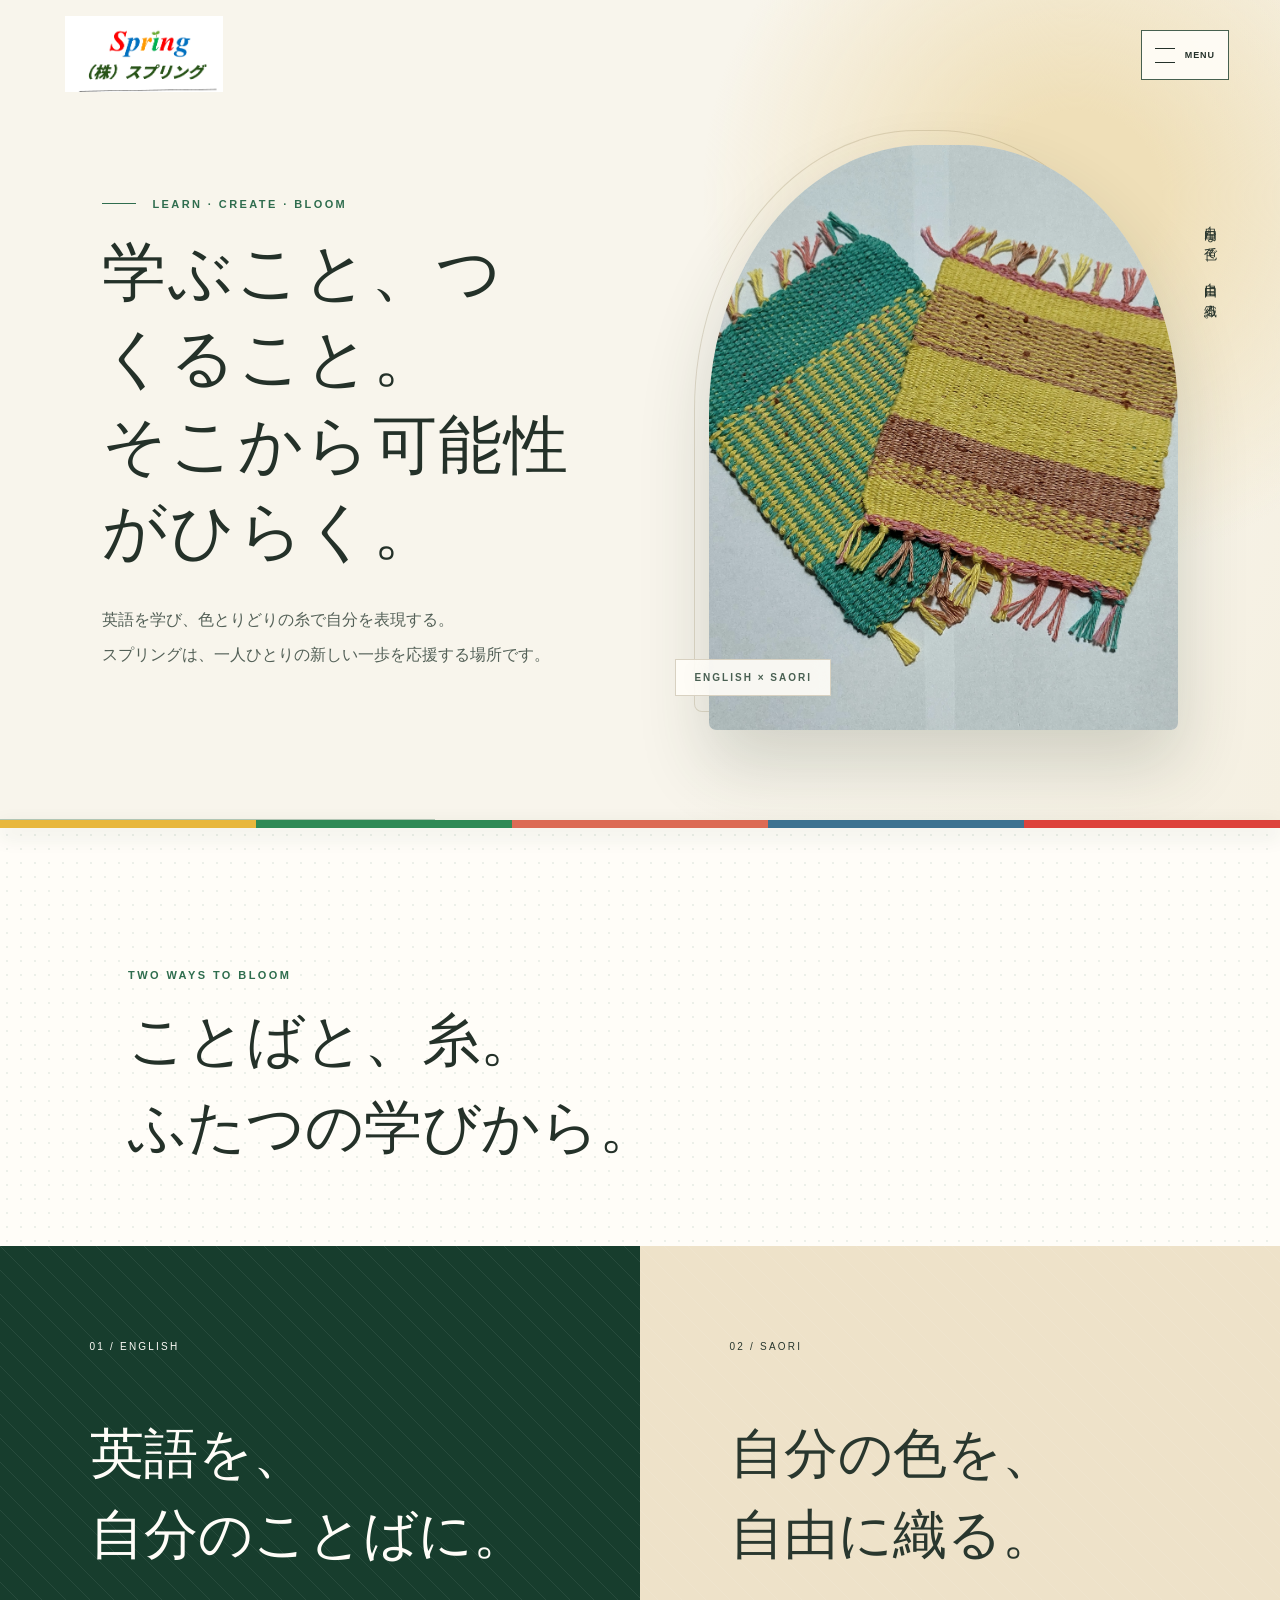
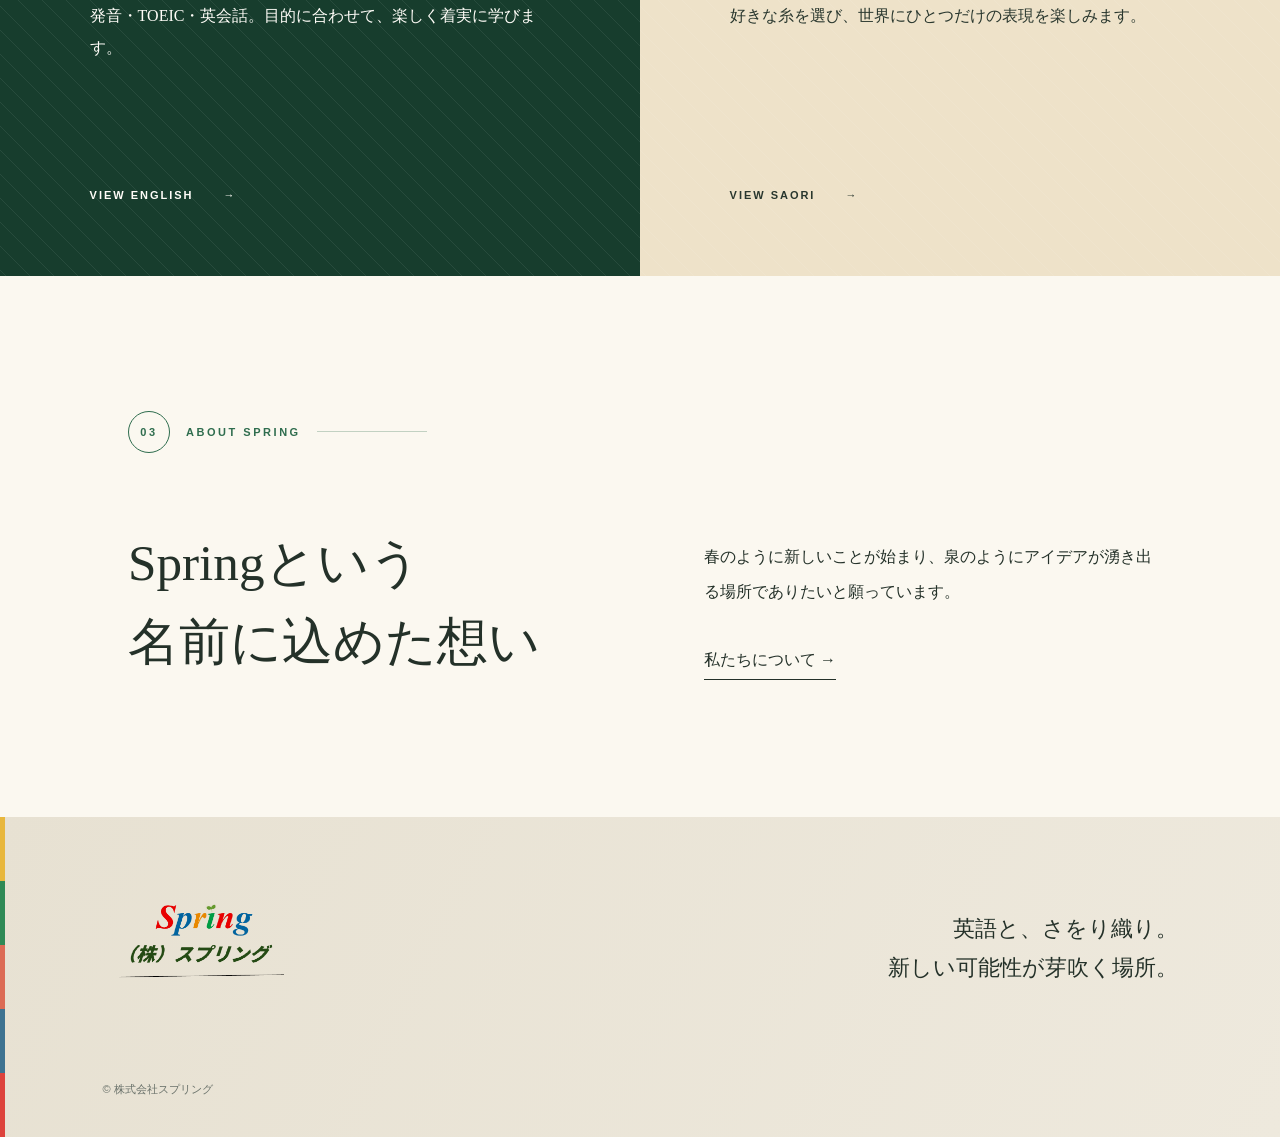
<file: index.html>
<!doctype html><html lang="ja"><head><meta charset="UTF-8"><meta name="viewport" content="width=device-width,initial-scale=1"><meta name="description" content="英語教室とさをり織り体験を通して、学びと自己表現を応援する株式会社スプリング。"><title>株式会社スプリング｜英語教室・さをり織り体験</title><link rel="icon" href="./spring-favicon.png"><link rel="stylesheet" href="./styles.css"><script defer src="./menu.js"></script></head><body><main>
<section class="hero" id="top"><div><p class="eyebrow">LEARN · CREATE · BLOOM</p><h1><span class="desktop-copy">学ぶこと、つくること。<br>そこから可能性がひらく。</span><span class="mobile-copy">学ぶこと、<br>つくること。<br>そこから可能性が<br>ひらく。</span></h1><p class="lead">英語を学び、色とりどりの糸で自分を表現する。<br>スプリングは、一人ひとりの新しい一歩を応援する場所です。</p></div><div class="hero-art"><img src="./saori-coasters.jpg" alt="色鮮やかなさをり織りの作品"><span>自由な色で、自由に織る。</span></div></section><div class="threads"><i></i><i></i><i></i><i></i><i></i></div>
<section class="portal-intro"><p class="eyebrow">TWO WAYS TO BLOOM</p><h2>ことばと、糸。<br>ふたつの学びから。</h2></section><section class="portal-grid"><a class="portal english-portal" href="./english.html"><small>01 / ENGLISH</small><h2>英語を、<br>自分のことばに。</h2><p>発音・TOEIC・英会話。目的に合わせて、楽しく着実に学びます。</p><b>VIEW ENGLISH <span>→</span></b></a><a class="portal saori-portal" href="./saori.html"><small>02 / SAORI</small><h2>自分の色を、<br>自由に織る。</h2><p>好きな糸を選び、世界にひとつだけの表現を楽しみます。</p><b>VIEW SAORI <span>→</span></b></a></section>
<section class="home-about"><p class="label"><b>03</b> ABOUT SPRING</p><div><h2>Springという<br>名前に込めた想い</h2><div><p>春のように新しいことが始まり、泉のようにアイデアが湧き出る場所でありたいと願っています。</p><a href="./about.html">私たちについて <span>→</span></a></div></div></section><footer><img src="./spring-logo.png" alt="株式会社スプリング"><p>英語と、さをり織り。<br>新しい可能性が芽吹く場所。</p><small>© 株式会社スプリング</small></footer></main></body></html>
</file>
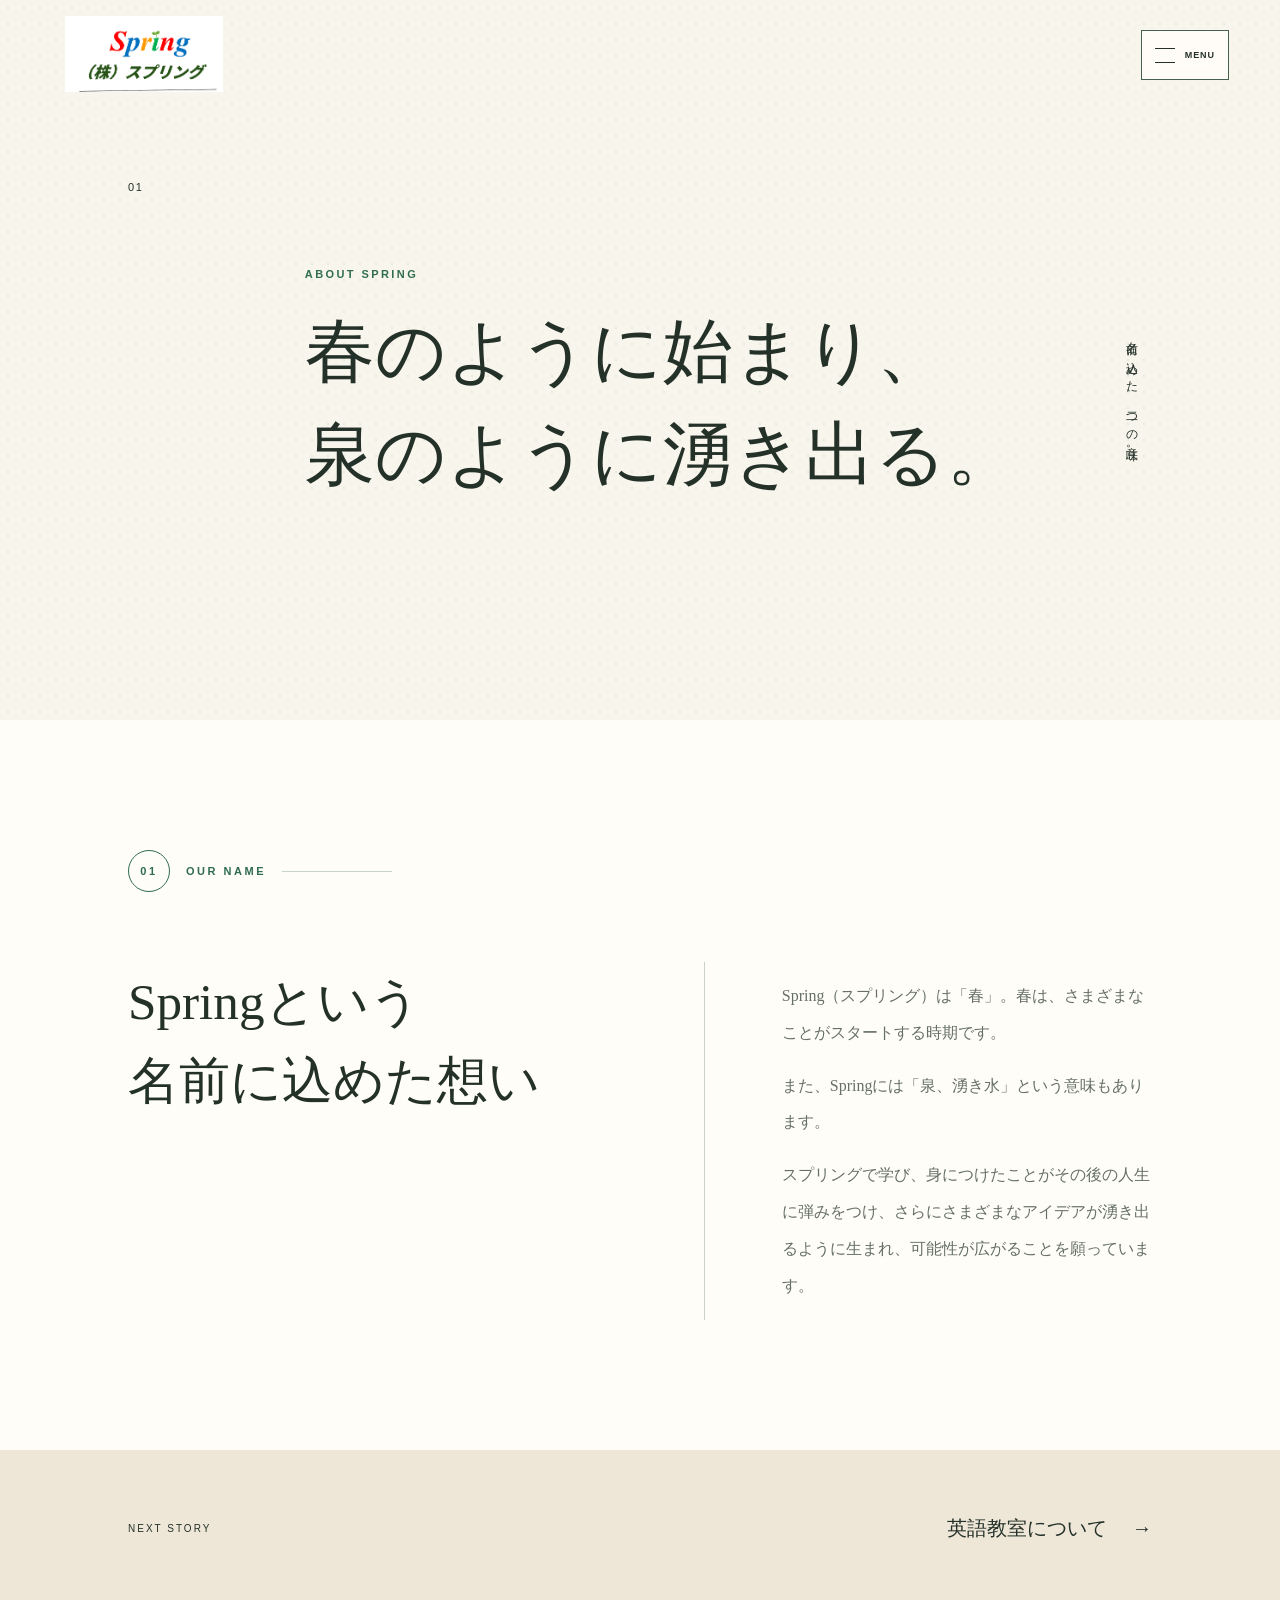
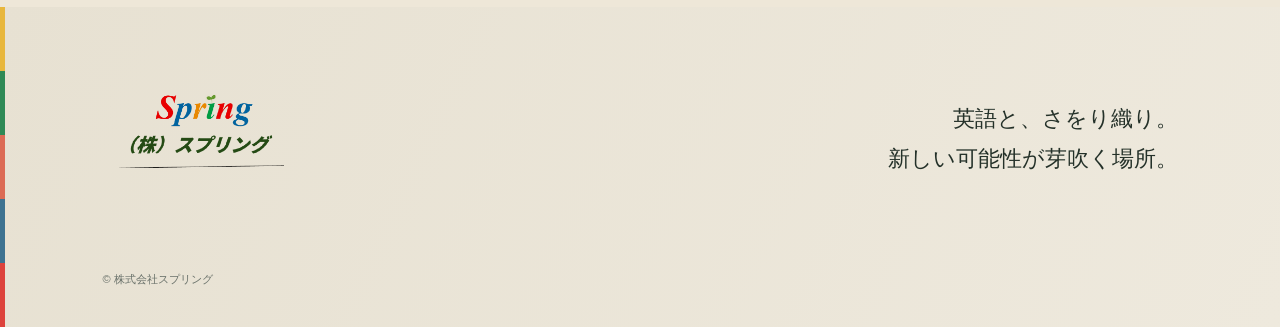
<file: about.html>
<!doctype html><html lang="ja"><head><meta charset="UTF-8"><meta name="viewport" content="width=device-width,initial-scale=1"><meta name="description" content="株式会社スプリングの名前に込めた想い。"><title>スプリングについて｜株式会社スプリング</title><link rel="icon" href="./spring-favicon.png"><link rel="stylesheet" href="./styles.css"><script defer src="./menu.js"></script></head><body><main class="subpage about-page"><section class="page-hero"><p class="page-no">01</p><div><p class="eyebrow">ABOUT SPRING</p><h1>春のように始まり、<br>泉のように湧き出る。</h1></div><p class="vertical-note">名前に込めた、二つの意味。</p></section><section class="story-section"><p class="label"><b>01</b> OUR NAME</p><div class="story-grid"><h2>Springという<br>名前に込めた想い</h2><div><p>Spring（スプリング）は「春」。春は、さまざまなことがスタートする時期です。</p><p>また、Springには「泉、湧き水」という意味もあります。</p><p>スプリングで学び、身につけたことがその後の人生に弾みをつけ、さらにさまざまなアイデアが湧き出るように生まれ、可能性が広がることを願っています。</p></div></div></section><section class="page-next"><small>NEXT STORY</small><a href="./english.html">英語教室について <span>→</span></a></section><footer><img src="./spring-logo.png" alt="株式会社スプリング"><p>英語と、さをり織り。<br>新しい可能性が芽吹く場所。</p><small>© 株式会社スプリング</small></footer></main></body></html>
</file>
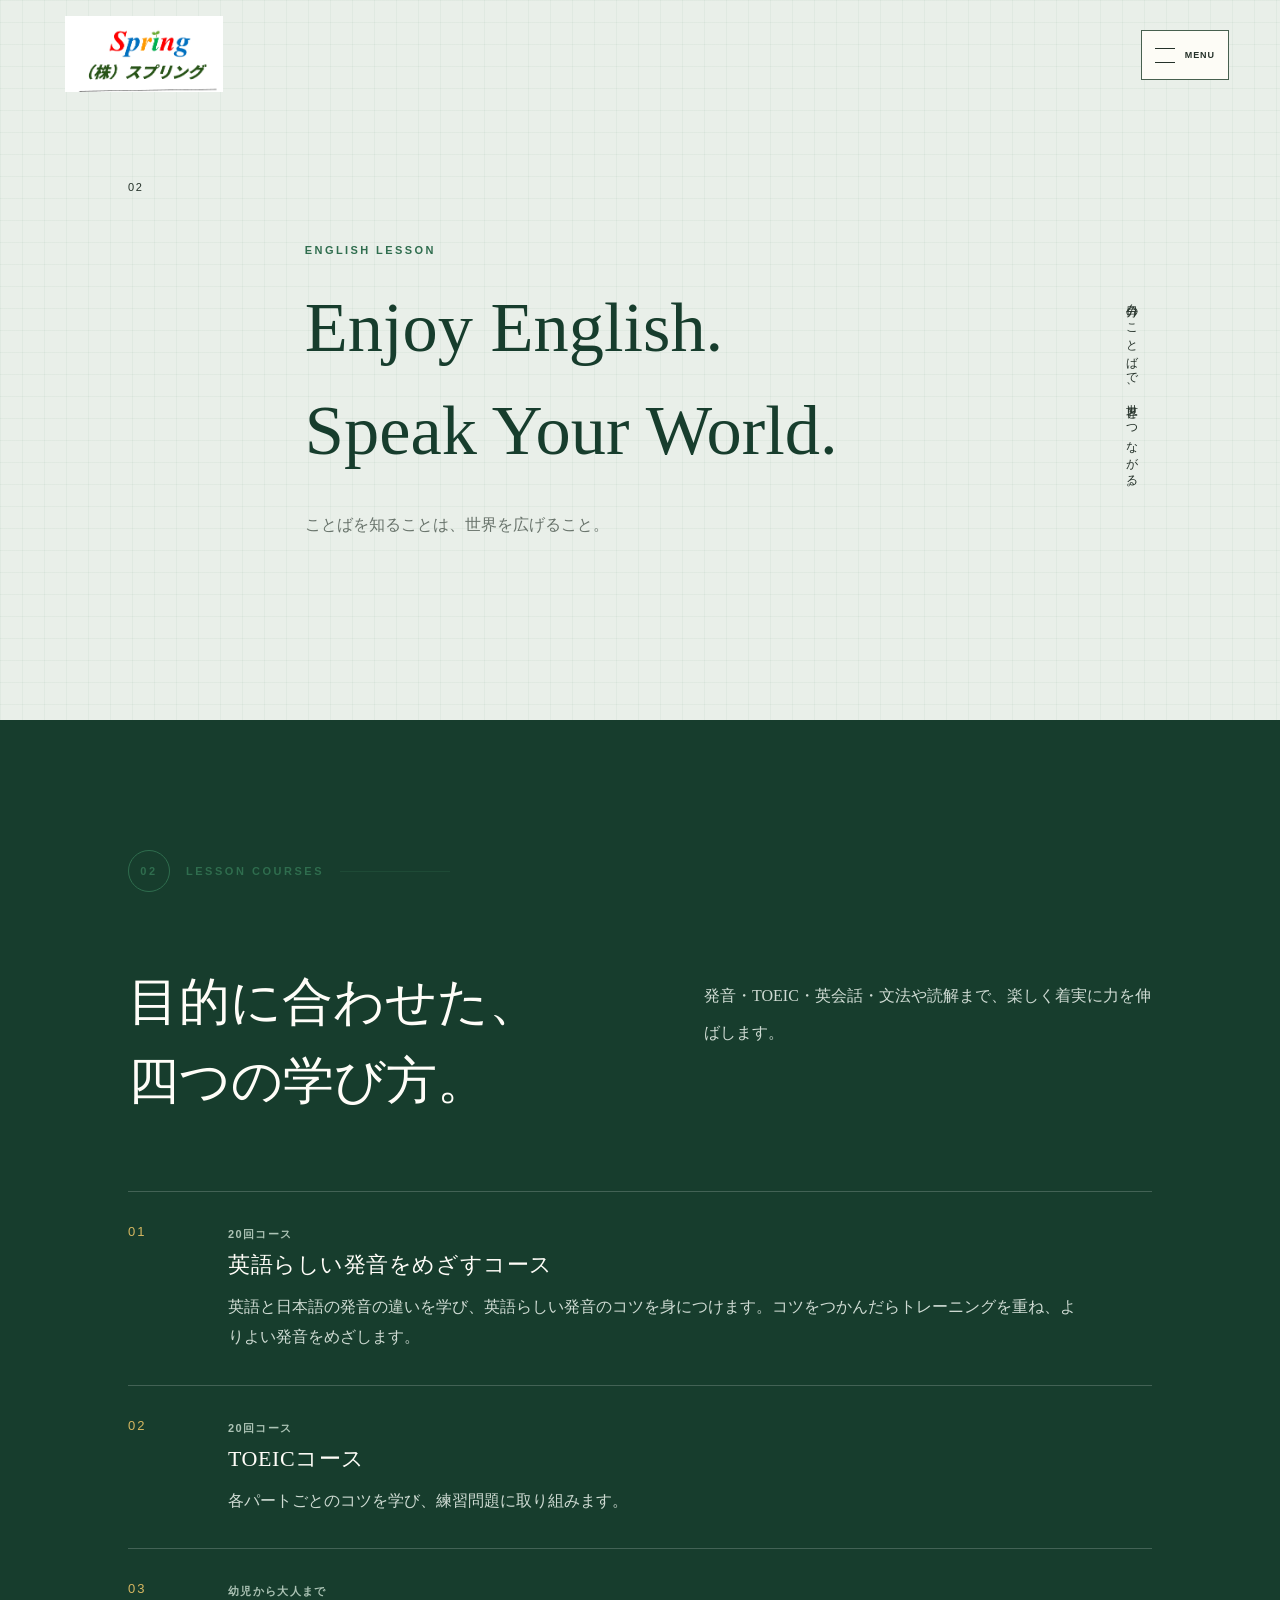
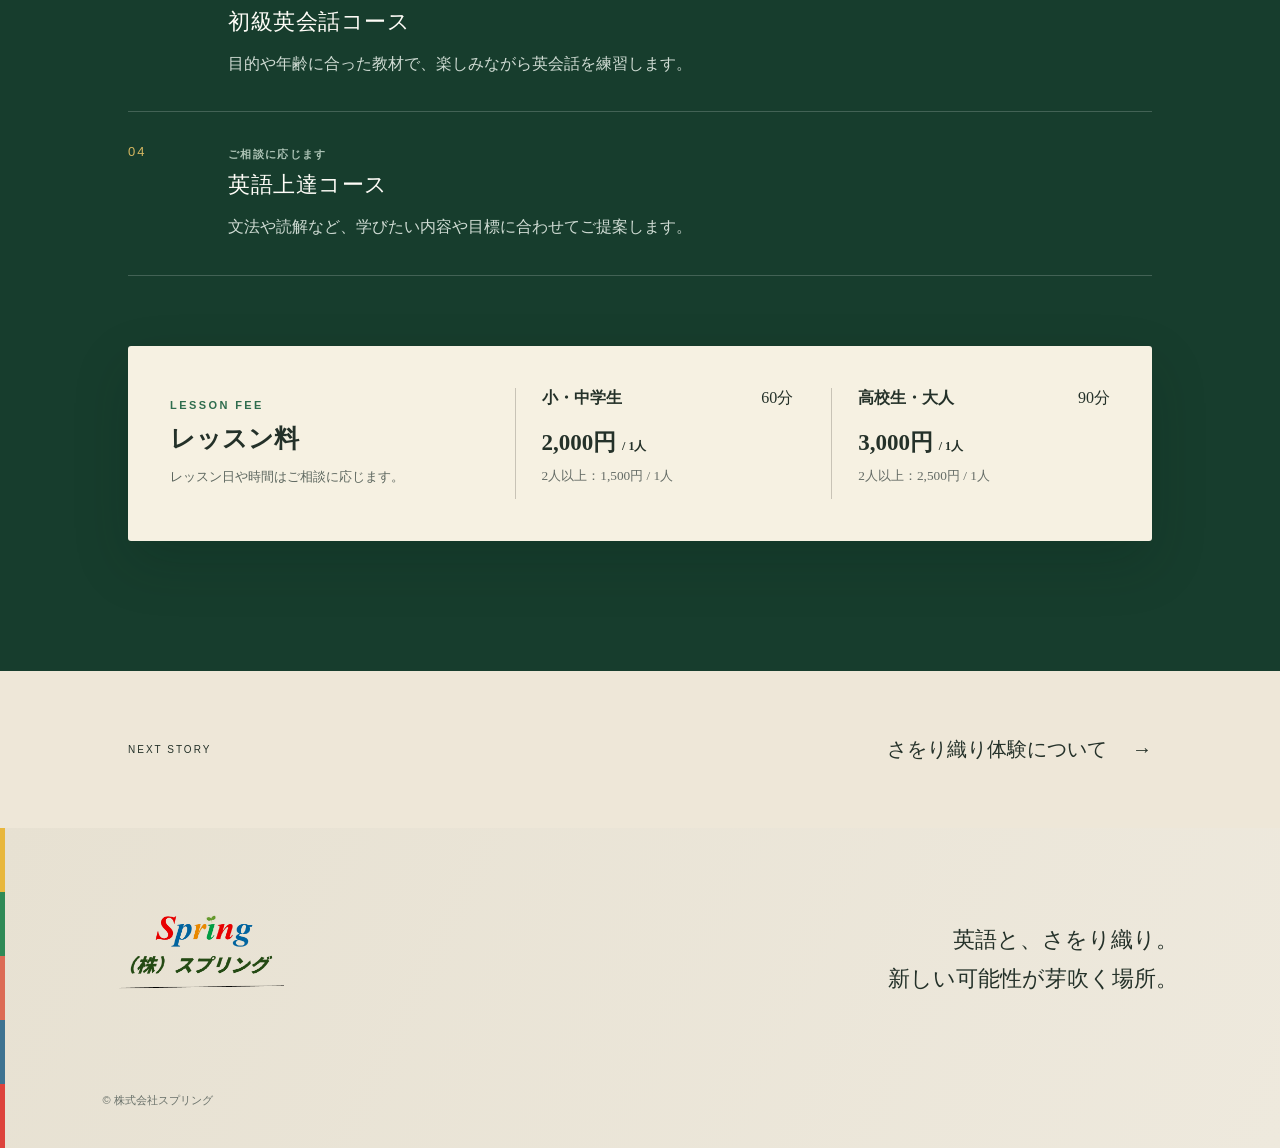
<file: english.html>
<!doctype html><html lang="ja"><head><meta charset="UTF-8"><meta name="viewport" content="width=device-width,initial-scale=1"><meta name="description" content="発音・TOEIC・英会話・英語上達を目的に合わせて学ぶ株式会社スプリングの英語教室。"><title>英語教室｜株式会社スプリング</title><link rel="icon" href="./spring-favicon.png"><link rel="stylesheet" href="./styles.css"><script defer src="./menu.js"></script></head><body><main class="subpage english-page"><section class="page-hero english-page-hero"><p class="page-no">02</p><div><p class="eyebrow">ENGLISH LESSON</p><h1>Enjoy English.<br>Speak Your World.</h1><p>ことばを知ることは、世界を広げること。</p></div><p class="vertical-note">自分のことばで、世界とつながる。</p></section><section class="course-section"><p class="label"><b>02</b> LESSON COURSES</p><div class="course-heading"><h2>目的に合わせた、<br>四つの学び方。</h2><p>発音・TOEIC・英会話・文法や読解まで、楽しく着実に力を伸ばします。</p></div><div class="lesson-list"><article><span>01</span><div><small>20回コース</small><h3>英語らしい発音をめざすコース</h3><p>英語と日本語の発音の違いを学び、英語らしい発音のコツを身につけます。コツをつかんだらトレーニングを重ね、よりよい発音をめざします。</p></div></article><article><span>02</span><div><small>20回コース</small><h3>TOEICコース</h3><p>各パートごとのコツを学び、練習問題に取り組みます。</p></div></article><article><span>03</span><div><small>幼児から大人まで</small><h3>初級英会話コース</h3><p>目的や年齢に合った教材で、楽しみながら英会話を練習します。</p></div></article><article><span>04</span><div><small>ご相談に応じます</small><h3>英語上達コース</h3><p>文法や読解など、学びたい内容や目標に合わせてご提案します。</p></div></article></div><div class="fees"><div><p class="eyebrow">LESSON FEE</p><h3>レッスン料</h3><p>レッスン日や時間はご相談に応じます。</p></div><div class="fee"><p><b>小・中学生</b><span>60分</span></p><strong>2,000円 <small>/ 1人</small></strong><small>2人以上：1,500円 / 1人</small></div><div class="fee"><p><b>高校生・大人</b><span>90分</span></p><strong>3,000円 <small>/ 1人</small></strong><small>2人以上：2,500円 / 1人</small></div></div></section><section class="page-next"><small>NEXT STORY</small><a href="./saori.html">さをり織り体験について <span>→</span></a></section><footer><img src="./spring-logo.png" alt="株式会社スプリング"><p>英語と、さをり織り。<br>新しい可能性が芽吹く場所。</p><small>© 株式会社スプリング</small></footer></main></body></html>
</file>
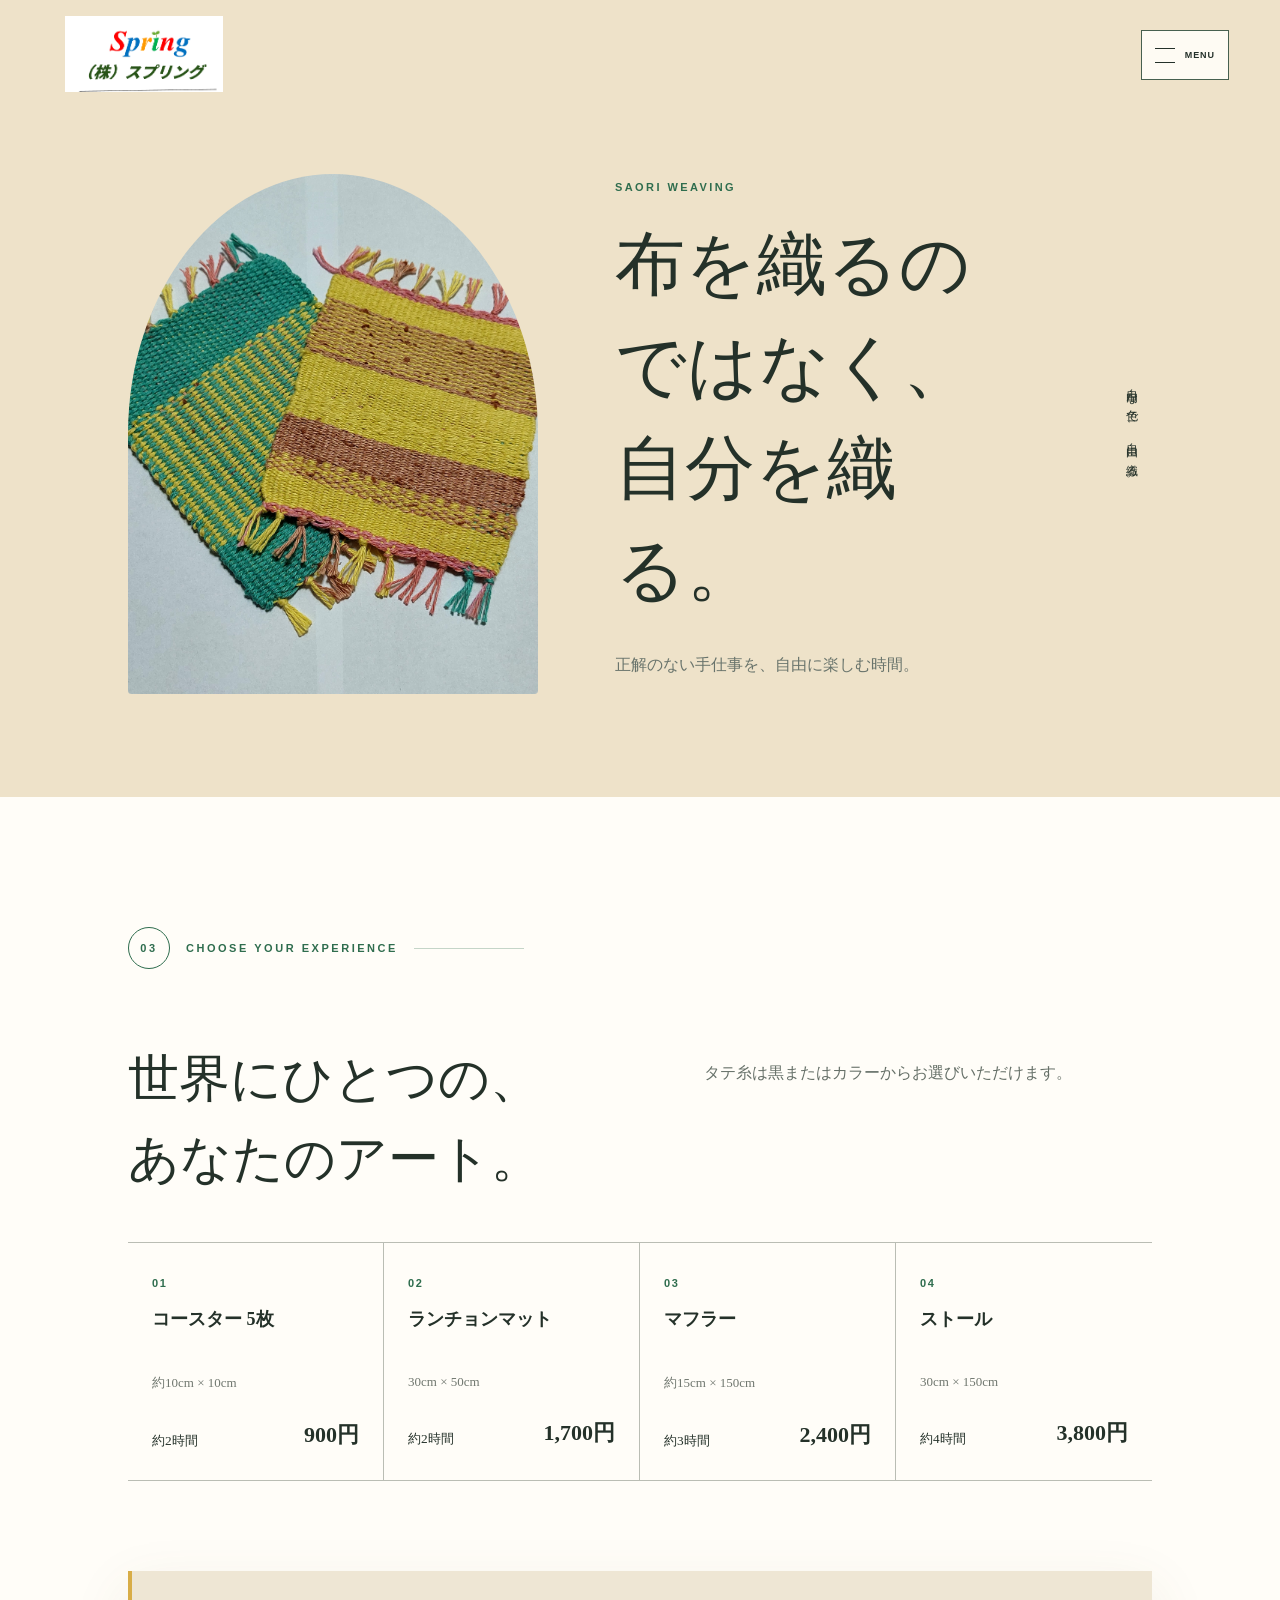
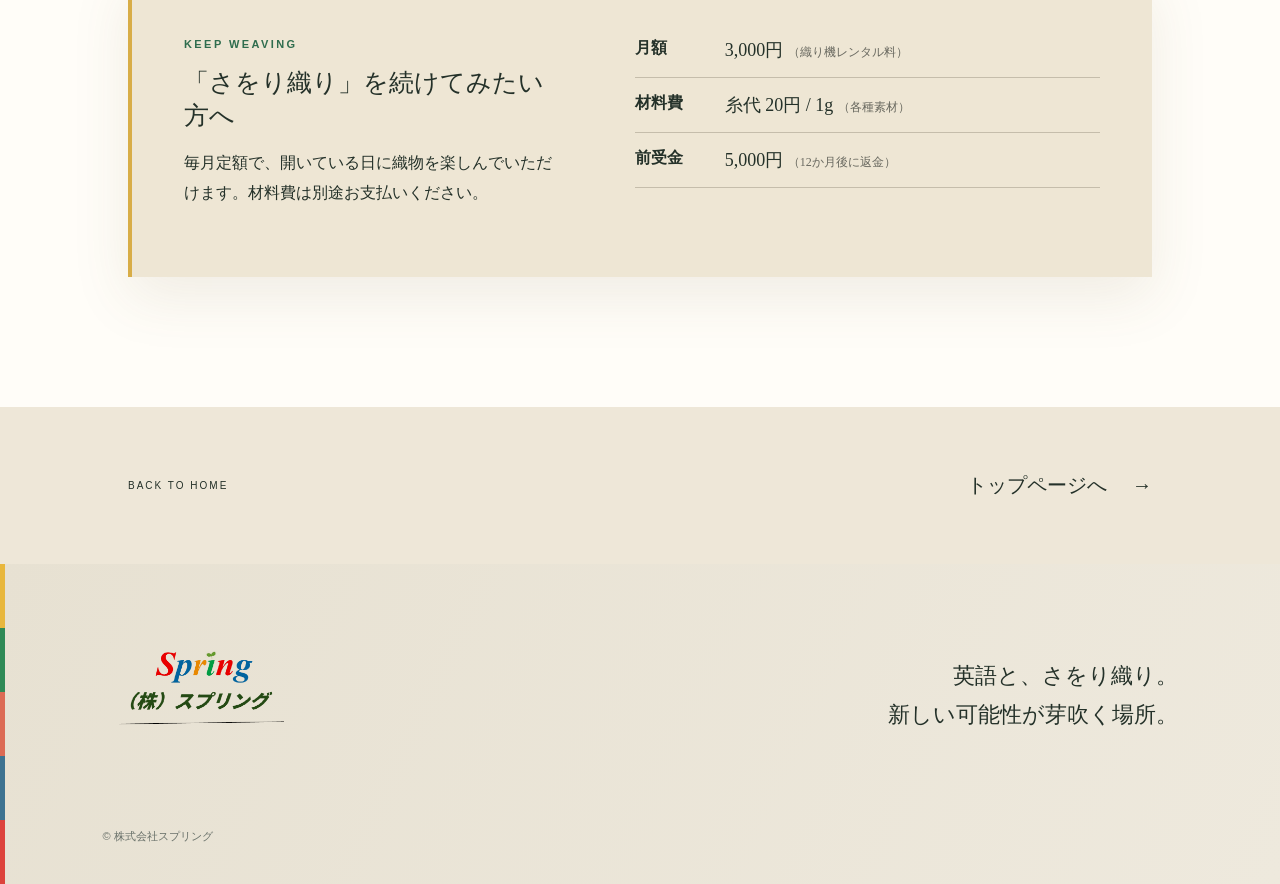
<file: saori.html>
<!doctype html><html lang="ja"><head><meta charset="UTF-8"><meta name="viewport" content="width=device-width,initial-scale=1"><meta name="description" content="自由な糸と色で自分らしい作品を作る、株式会社スプリングのさをり織り体験。"><title>さをり織り体験｜株式会社スプリング</title><link rel="icon" href="./spring-favicon.png"><link rel="stylesheet" href="./styles.css"><script defer src="./menu.js"></script></head><body><main class="subpage saori-page"><section class="page-hero saori-page-hero"><div class="page-hero-image"><img src="./saori-coasters.jpg" alt="色鮮やかなさをり織りの作品"></div><div><p class="eyebrow">SAORI WEAVING</p><h1>布を織るのではなく、<br>自分を織る。</h1><p>正解のない手仕事を、自由に楽しむ時間。</p></div><p class="vertical-note">自由な色で、自由に織る。</p></section><section class="weaving-section"><p class="label"><b>03</b> CHOOSE YOUR EXPERIENCE</p><div class="course-heading"><h2>世界にひとつの、<br>あなたのアート。</h2><p>タテ糸は黒またはカラーからお選びいただけます。</p></div><div class="choices"><article><span>01</span><h4>コースター 5枚</h4><p>約10cm × 10cm</p><div><small>約2時間</small><strong>900円</strong></div></article><article><span>02</span><h4>ランチョンマット</h4><p>30cm × 50cm</p><div><small>約2時間</small><strong>1,700円</strong></div></article><article><span>03</span><h4>マフラー</h4><p>約15cm × 150cm</p><div><small>約3時間</small><strong>2,400円</strong></div></article><article><span>04</span><h4>ストール</h4><p>30cm × 150cm</p><div><small>約4時間</small><strong>3,800円</strong></div></article></div><div class="continue"><div><p class="eyebrow">KEEP WEAVING</p><h3>「さをり織り」を続けてみたい方へ</h3><p>毎月定額で、開いている日に織物を楽しんでいただけます。材料費は別途お支払いください。</p></div><dl><div><dt>月額</dt><dd>3,000円 <small>（織り機レンタル料）</small></dd></div><div><dt>材料費</dt><dd>糸代 20円 / 1g <small>（各種素材）</small></dd></div><div><dt>前受金</dt><dd>5,000円 <small>（12か月後に返金）</small></dd></div></dl></div></section><section class="page-next"><small>BACK TO HOME</small><a href="./index.html">トップページへ <span>→</span></a></section><footer><img src="./spring-logo.png" alt="株式会社スプリング"><p>英語と、さをり織り。<br>新しい可能性が芽吹く場所。</p><small>© 株式会社スプリング</small></footer></main></body></html>
</file>
<file: styles.css>
:root{--ink:#243129;--green:#2f6d4e;--deep:#173d2d;--paper:#fffdf8;--cream:#f8f5ec;--gold:#d8ad47}
*{box-sizing:border-box}html{scroll-behavior:smooth}body{margin:0;background:var(--paper);color:var(--ink);font-family:"Yu Mincho","Hiragino Mincho ProN",serif}a{color:inherit;text-decoration:none}img{display:block;max-width:100%}
header{position:absolute;z-index:5;inset:0 0 auto;height:108px;padding:16px clamp(24px,5vw,76px);display:flex;align-items:center;justify-content:space-between}.logo{width:160px;height:76px;overflow:hidden;display:grid;place-items:center}.logo img{width:158px}nav{display:flex;gap:32px;font:13px "Yu Gothic",sans-serif;letter-spacing:.06em}nav a{padding:8px 0;border-bottom:1px solid transparent}nav a:hover{border-color:var(--green)}
.hero{min-height:760px;padding:145px clamp(28px,8vw,130px) 90px;display:grid;grid-template-columns:1.05fr .95fr;gap:7vw;align-items:center;background:radial-gradient(circle at 85% 25%,#eee0bd 0 8%,transparent 31%),var(--cream);overflow:hidden}.eyebrow{font:700 11px Arial,sans-serif;letter-spacing:.22em;color:var(--green)}h1{margin:20px 0 28px;font-size:clamp(42px,5vw,72px);line-height:1.35;font-weight:500}.lead{font-size:16px;line-height:2.15;color:#536057}.buttons{display:flex;gap:14px;margin-top:38px}.buttons a{min-width:172px;padding:16px 20px;text-align:center;border:1px solid var(--green);font:600 13px Arial,sans-serif;transition:.2s}.buttons a:first-child{background:var(--green);color:#fff}.buttons a:hover{transform:translateY(-2px);box-shadow:0 10px 25px #254b3530}.hero-art{position:relative;max-width:560px}.hero-art img{width:100%;aspect-ratio:4/5;object-fit:cover;border-radius:46% 46% 7px 7px;filter:saturate(.85);box-shadow:0 34px 70px #283d2d30}.hero-art span{position:absolute;right:-42px;top:70px;writing-mode:vertical-rl;letter-spacing:.18em;font-size:13px}.threads{height:8px;display:grid;grid-template-columns:repeat(5,1fr)}.threads i:nth-child(1){background:#e8b73d}.threads i:nth-child(2){background:#2f8a56}.threads i:nth-child(3){background:#dc6b55}.threads i:nth-child(4){background:#3e7391}.threads i:nth-child(5){background:#dd433c}
.section{padding:110px clamp(28px,8vw,130px)}.label{margin:0 0 70px;display:flex;align-items:center;gap:16px;font:700 11px Arial,sans-serif;letter-spacing:.18em;color:var(--green)}.label b{width:42px;height:42px;display:grid;place-items:center;border:1px solid;border-radius:50%}.label.light{color:#cbdcce}.two-col{display:grid;grid-template-columns:.85fr 1.15fr;gap:10vw}.section h2{margin:0;font-size:clamp(34px,4vw,58px);line-height:1.5;font-weight:500}.about-text{padding-left:6vw;border-left:1px solid #cdd4cb}.about-text p{margin:0 0 22px;font-size:17px;line-height:2.2}
.english{background:var(--deep);color:#f9f7ef}.intro{grid-template-columns:1fr 1fr;align-items:end}.kicker{margin:0 0 12px;color:#c6a865;font-size:14px;letter-spacing:.12em}.intro>p{margin:0;color:#cfdbd3;line-height:2}.lesson-list{margin-top:70px;border-top:1px solid #ffffff30}.lesson-list article{padding:32px 0;display:grid;grid-template-columns:80px 1fr;gap:20px;border-bottom:1px solid #ffffff30}.lesson-list article>span{color:#d6b761;font:13px Arial,sans-serif;letter-spacing:.15em}.lesson-list small{color:#acc3b5;font:600 11px Arial,sans-serif;letter-spacing:.12em}.lesson-list h3{margin:8px 0 12px;font-size:22px;font-weight:500}.lesson-list p{margin:0;max-width:850px;color:#d2ddd5;line-height:1.9}.fees{margin-top:70px;padding:42px;display:grid;grid-template-columns:1.1fr 1fr 1fr;gap:38px;background:#f6f1e2;color:var(--ink)}.fees h3{margin:7px 0 12px;font-size:25px}.fees>div:first-child>p:last-child{font-size:13px;color:#5d675f}.fee{padding-left:26px;border-left:1px solid #c8c3b6}.fee p{display:flex;justify-content:space-between;margin:0 0 18px}.fee>strong{display:block;font-size:23px;margin-bottom:8px}.fee>strong small{font-size:12px}.fee>small{color:#656c66}
.saori{background:#fbf8f0}.saori-intro{display:grid;grid-template-columns:1fr .8fr;gap:10vw;align-items:center}.saori-intro>div>p:last-child{margin-top:32px;font-size:16px;line-height:2.15;color:#525e56}.saori-intro img{width:100%;aspect-ratio:1/1.08;object-fit:cover;border-radius:50% 50% 4px 4px}.choice-title{margin-top:115px;text-align:center}.choice-title h3{margin:8px 0 12px;font-size:32px;font-weight:500}.choice-title>p:last-child{font-size:13px;color:#687268}.choices{margin-top:44px;display:grid;grid-template-columns:repeat(4,1fr);border-block:1px solid #babdb4}.choices article{padding:30px 24px;border-right:1px solid #babdb4}.choices article:last-child{border:0}.choices article>span{color:var(--green);font:700 11px Arial,sans-serif;letter-spacing:.15em}.choices h4{min-height:54px;margin:16px 0 6px;font-size:18px}.choices article>p{font-size:13px;color:#70776f}.choices article div{margin-top:28px;display:flex;justify-content:space-between;align-items:end}.choices strong{font-size:22px}.continue{margin-top:90px;padding:52px;display:grid;grid-template-columns:.9fr 1.1fr;gap:70px;background:#eee6d4}.continue h3{margin:10px 0 16px;font-size:25px;font-weight:500}.continue p{line-height:1.9}.continue dl{margin:0}.continue dl div{padding:15px 0;display:grid;grid-template-columns:90px 1fr;border-bottom:1px solid #c5bdab}.continue dt{font-weight:700}.continue dd{margin:0;font-size:18px}.continue dd small{font-size:12px;color:#68685f}
footer{min-height:320px;padding:70px clamp(28px,8vw,130px) 40px;display:grid;grid-template-columns:1fr 1fr;background:#e7e1d2}footer img{width:190px;mix-blend-mode:multiply}footer p{text-align:right;font-size:22px;line-height:1.8}footer small{grid-column:1/-1;align-self:end;font:11px Arial,sans-serif;color:#687069}
@media(max-width:900px){header{height:88px;padding:12px 20px}.logo{width:122px;height:62px}.logo img{width:120px}nav{gap:14px;font-size:10px}nav a:first-child{display:none}.hero{min-height:auto;padding:115px 25px 65px;grid-template-columns:1fr;gap:54px}.hero h1{font-size:clamp(36px,10.5vw,55px)}.hero-art{width:88%;margin-left:auto}.hero-art span{right:-24px}.section{padding:76px 25px}.label{margin-bottom:46px}.two-col,.intro,.saori-intro,.continue{grid-template-columns:1fr;gap:36px}.about-text{padding-left:22px}.fees{grid-template-columns:1fr;padding:30px 24px;gap:26px}.fee{padding-left:20px}.choices{grid-template-columns:1fr 1fr}.choices article:nth-child(2){border-right:0}.choices article:nth-child(-n+2){border-bottom:1px solid #babdb4}.continue{padding:34px 24px}footer{grid-template-columns:1fr}footer p{text-align:left}}
@media(max-width:520px){nav{display:none}.buttons{flex-direction:column}.buttons a{width:100%}.lesson-list article{grid-template-columns:42px 1fr}.choices{grid-template-columns:1fr}.choices article{border-right:0;border-bottom:1px solid #babdb4}.choices article:last-child{border-bottom:0}.continue dl div{grid-template-columns:76px 1fr}.continue dd small{display:block;margin-top:5px}}
@media(prefers-reduced-motion:reduce){html{scroll-behavior:auto}.buttons a{transition:none}}

/* Premium finish — preserve the established Spring design and refine its detail. */
html{scroll-padding-top:88px}
body{-webkit-font-smoothing:antialiased;text-rendering:optimizeLegibility}
.mobile-copy{display:none}
header{transition:background-color .3s ease}
header:after{content:"";position:absolute;left:clamp(24px,5vw,76px);right:clamp(24px,5vw,76px);bottom:0;height:1px;background:linear-gradient(90deg,transparent,#314a3a22 18%,#314a3a22 82%,transparent)}
nav a{position:relative;border:0}
nav a:after{content:"";position:absolute;left:0;right:100%;bottom:2px;height:1px;background:var(--green);transition:right .25s ease}
nav a:hover:after{right:0}
.hero{position:relative;background:radial-gradient(circle at 84% 24%,#efdfb8 0 7%,transparent 30%),linear-gradient(112deg,#f8f5ec 0 62%,#f5f0e2 100%)}
.hero:before{content:"";position:absolute;left:0;bottom:0;width:34%;height:1px;background:#2f6d4e55}
.hero>div:first-child{position:relative;z-index:1}
.hero .eyebrow{display:flex;align-items:center;gap:16px}
.hero .eyebrow:before{content:"";width:34px;height:1px;background:var(--green)}
.hero h1{text-wrap:balance;letter-spacing:.025em}
.buttons a{position:relative;overflow:hidden;letter-spacing:.045em}
.buttons a:after{content:"→";display:inline-block;margin-left:14px;transition:transform .2s ease}
.buttons a:hover:after{transform:translateX(4px)}
.hero-art:before{content:"";position:absolute;inset:-15px 18px 18px -15px;border:1px solid #907e563d;border-radius:48% 48% 8px 8px;z-index:-1}
.hero-art img{transition:filter .45s ease,transform .6s ease}
.hero-art:hover img{filter:saturate(.95);transform:scale(1.012)}
.hero-art:after{content:"ENGLISH  ×  SAORI";position:absolute;left:-34px;bottom:34px;padding:12px 18px;background:#fffdf8e8;border:1px solid #d8d1c1;color:#496052;font:600 10px Arial,sans-serif;letter-spacing:.2em;backdrop-filter:blur(8px)}
.threads{position:relative;z-index:2;box-shadow:0 7px 20px #1f3e2820}
.section{position:relative}
.label{letter-spacing:.23em}
.label:after{content:"";height:1px;flex:1;max-width:110px;background:currentColor;opacity:.28}
.about{background:linear-gradient(180deg,#fffdf8,#fbf8f0)}
.about-text p:first-child:first-letter{float:left;margin:.08em .15em 0 0;color:var(--green);font-size:3.2em;line-height:.78}
.english{background:linear-gradient(135deg,#173d2d 0,#1c4634 54%,#17392b 100%);overflow:hidden}
.english:before{content:"";position:absolute;right:-150px;top:70px;width:430px;height:430px;border:1px solid #ffffff14;border-radius:50%;box-shadow:0 0 0 70px #ffffff08,0 0 0 140px #ffffff05}
.english>*{position:relative;z-index:1}
.lesson-list article{transition:background-color .25s ease,padding-inline .25s ease}
.lesson-list article:hover{padding-inline:18px;background:#ffffff08}
.lesson-list h3{letter-spacing:.025em}
.fees{border-radius:3px;box-shadow:0 22px 55px #071f1430}
.saori{background:linear-gradient(180deg,#fbf8f0 0,#fffdf8 100%)}
.saori-intro img{box-shadow:20px 22px 0 #e7dbc1,0 30px 65px #5b49321c;transition:filter .35s ease}
.saori-intro img:hover{filter:saturate(1.05)}
.choice-title .eyebrow{display:flex;align-items:center;justify-content:center;gap:16px}
.choice-title .eyebrow:before,.choice-title .eyebrow:after{content:"";width:40px;height:1px;background:#2f6d4e55}
.choices article{position:relative;transition:background-color .25s ease,transform .25s ease}
.choices article:after{content:"";position:absolute;left:24px;right:24px;bottom:0;height:3px;transform:scaleX(0);transform-origin:left;background:linear-gradient(90deg,#e8b73d,#2f8a56,#dc6b55,#3e7391);transition:transform .25s ease}
.choices article:hover{background:#fff;transform:translateY(-5px)}
.choices article:hover:after{transform:scaleX(1)}
.continue{border-left:4px solid var(--gold);box-shadow:0 20px 55px #6d58351a}
footer{position:relative;background:linear-gradient(115deg,#e7e1d2,#eee9dd)}
footer:before{content:"";position:absolute;inset:0 auto 0 0;width:5px;background:linear-gradient(#e8b73d 20%,#2f8a56 20% 40%,#dc6b55 40% 60%,#3e7391 60% 80%,#dd433c 80%)}

@keyframes spring-enter{from{opacity:0;transform:translateY(18px)}to{opacity:1;transform:none}}
.hero>div:first-child{animation:spring-enter .75s ease-out both}
.hero-art{animation:spring-enter .85s .1s ease-out both}

@media(max-width:900px){
  header:after{left:20px;right:20px}
  .hero-art:after{left:-18px;bottom:25px}
  .english:before{width:300px;height:300px;right:-190px}
  .lesson-list article:hover{padding-inline:10px}
}
@media(max-width:520px){
  html{scroll-padding-top:70px}
  header:after{display:none}
  .hero .eyebrow:before{width:22px}
  .hero-art:before{inset:-9px 10px 10px -9px}
  .hero-art:after{left:-12px;bottom:20px;padding:10px 12px;font-size:8px;letter-spacing:.14em}
  .buttons a{display:flex;align-items:center;justify-content:center}
  .about-text p:first-child:first-letter{font-size:2.7em}
  .lesson-list article:hover{padding-inline:0;background:transparent}
  .fees{margin-inline:-6px}
  .saori-intro img{box-shadow:10px 12px 0 #e7dbc1,0 20px 45px #5b493218}
  .choices article:hover{transform:none}
  .continue{border-left-width:3px}
}
@media(prefers-reduced-motion:reduce){.hero>div:first-child,.hero-art{animation:none}.hero-art img,.lesson-list article,.choices article{transition:none}}

/* Mobile first view — Japanese editorial space × English typography. */
@media(max-width:520px){
  header{height:86px;padding:10px 18px;background:linear-gradient(180deg,#fffdf8f5 0,#fffdf8b8 68%,transparent)}
  .logo{width:112px;height:62px}.logo img{width:110px}
  .hero{display:flex;flex-direction:column;min-height:0;padding:0 0 58px;gap:0;background:#f8f5ec;overflow:hidden}
  .hero-art{order:-1;width:100%;height:390px;max-width:none;margin:0;animation:spring-enter .8s ease-out both;z-index:0}
  .hero-art:before{display:none}
  .hero-art img{width:100%;height:100%;aspect-ratio:auto;border-radius:0 0 0 120px;object-fit:cover;object-position:center 50%;filter:saturate(.94) contrast(1.02);box-shadow:none}
  .hero-art:hover img{transform:none;filter:saturate(.94) contrast(1.02)}
  .hero-art:after{content:"WORDS  ×  THREADS";left:22px;right:auto;bottom:21px;padding:12px 16px;background:#173d2df2;border:0;color:#fffdf8;font-size:9px;letter-spacing:.22em;box-shadow:9px 9px 0 #d8ad47}
  .hero-art span{display:block;right:17px;top:102px;padding:13px 8px;background:#fffdf8e8;color:#23372b;font-size:10px;line-height:1.9;letter-spacing:.16em;backdrop-filter:blur(7px)}
  .hero>div:first-child{width:100%;padding:38px 24px 0;animation:spring-enter .72s .08s ease-out both}
  .hero .eyebrow{margin:0 0 23px;font-size:10px;letter-spacing:.22em}
  .desktop-copy{display:none}.mobile-copy{display:inline}
  .hero h1{margin:0 0 25px;font-size:clamp(37px,10.7vw,43px);line-height:1.44;letter-spacing:.035em;font-weight:500}
  .lead{margin:0;font-size:14px;line-height:2.05}.lead br{display:none}
  .buttons{display:grid;grid-template-columns:1fr 1fr;gap:10px;margin-top:28px}
  .buttons a{width:auto;min-width:0;padding:15px 7px;font-size:11px;white-space:nowrap}
  .buttons a:after{margin-left:7px}
  .threads{height:5px}
}

/* Multi-page editorial system */
.global-header{position:absolute}.global-header:after{display:none}
.menu-toggle{position:fixed;z-index:40;right:clamp(22px,4vw,58px);top:30px;width:88px;height:50px;border:1px solid #47604f;background:#fffdf8e8;color:#243129;display:grid;grid-template-columns:20px 1fr;grid-template-rows:1fr 1fr;align-items:center;column-gap:10px;padding:10px 13px;cursor:pointer;backdrop-filter:blur(10px)}
.menu-toggle i{display:block;width:20px;height:1px;background:currentColor}.menu-toggle span{grid-column:2;grid-row:1/-1;align-self:center;justify-self:center;font:700 9px Arial,sans-serif;letter-spacing:.1em;white-space:nowrap}
.drawer-shell{position:fixed;inset:0;z-index:60;visibility:hidden;pointer-events:none}.drawer-shell.is-open{visibility:visible;pointer-events:auto}.drawer-backdrop{position:absolute;inset:0;border:0;background:#16241bcc;opacity:0;transition:opacity .35s}.is-open .drawer-backdrop{opacity:1}
.drawer{position:absolute;inset:0 auto 0 0;width:min(520px,92vw);padding:54px 46px 38px;background-color:#fffdf8;background-image:linear-gradient(#2f6d4e0a 1px,transparent 1px),linear-gradient(90deg,#2f6d4e0a 1px,transparent 1px);background-size:18px 18px;transform:translateX(-102%);transition:transform .42s cubic-bezier(.72,0,.18,1);overflow:auto}.is-open .drawer{transform:none}.drawer-close{position:absolute;right:23px;top:17px;border:0;background:none;font:300 39px/1 Arial;cursor:pointer}.drawer-logo{width:145px;margin:0 auto 22px}.drawer-tag{text-align:center;margin:0 0 36px;font:10px Arial,sans-serif;letter-spacing:.25em;color:#6c7b70}.drawer nav{display:block}.drawer nav a{display:grid;grid-template-columns:42px 1fr 25px;align-items:center;padding:22px 0;border-top:1px solid #bfc7c0}.drawer nav a:last-child{border-bottom:1px solid #bfc7c0}.drawer nav a:after{display:none}.drawer nav small{font:10px Arial,sans-serif;color:#8e9a91}.drawer nav b{font:500 19px Arial,sans-serif;letter-spacing:.04em}.drawer nav span{text-align:right}.drawer-foot{margin-top:36px;font-size:13px;line-height:2;color:#70786f}
.portal-intro{padding:130px clamp(28px,10vw,160px) 75px;background-color:#fffdf8;background-image:radial-gradient(#2f6d4e17 .8px,transparent .8px);background-size:14px 14px}.portal-intro h2{margin:17px 0 0;font-size:clamp(38px,4.5vw,68px);line-height:1.5;font-weight:500}.portal-grid{display:grid;grid-template-columns:1fr 1fr}.portal{min-height:630px;padding:90px clamp(34px,7vw,105px);position:relative;overflow:hidden}.portal:before{content:"";position:absolute;inset:0;background-image:linear-gradient(45deg,transparent 48%,#ffffff12 49%,#ffffff12 51%,transparent 52%);background-size:24px 24px}.portal>*{position:relative}.english-portal{background:#173d2d;color:#fffdf8}.saori-portal{background:#eee2c9;color:#29372e}.portal small{font:10px Arial,sans-serif;letter-spacing:.22em}.portal h2{margin:60px 0 25px;font-size:clamp(40px,4.2vw,62px);line-height:1.5;font-weight:500}.portal p{max-width:450px;line-height:2}.portal b{position:absolute;left:clamp(34px,7vw,105px);bottom:75px;font:600 11px Arial,sans-serif;letter-spacing:.18em}.portal b span{margin-left:25px}.home-about{padding:135px clamp(28px,10vw,160px);background:#fbf8f0}.home-about>div{display:grid;grid-template-columns:1fr 1fr;gap:10vw}.home-about h2{margin:0;font-size:clamp(36px,4vw,58px);line-height:1.55;font-weight:500}.home-about p{line-height:2.2}.home-about a{display:inline-block;margin-top:25px;padding-bottom:8px;border-bottom:1px solid}
.subpage{min-height:100vh}.page-hero{min-height:720px;padding:170px clamp(30px,10vw,160px) 100px;display:grid;grid-template-columns:100px 1fr 50px;gap:6vw;align-items:center;background-color:#f8f5ec;background-image:radial-gradient(#2f6d4e16 .8px,transparent .8px);background-size:16px 16px}.page-no{align-self:start;font:11px Arial,sans-serif;letter-spacing:.15em}.page-hero h1{font-size:clamp(48px,5.5vw,82px);line-height:1.45}.page-hero>div>p:last-child{line-height:2;color:#69746c}.vertical-note{writing-mode:vertical-rl;font-size:12px;letter-spacing:.2em}.english-page-hero{background-color:#e9efe9;background-image:linear-gradient(#2f6d4e0c 1px,transparent 1px),linear-gradient(90deg,#2f6d4e0c 1px,transparent 1px);background-size:22px 22px}.english-page-hero h1{font-family:Georgia,"Times New Roman",serif;font-weight:400;color:#173d2d}.saori-page-hero{grid-template-columns:1fr 1fr 50px;background:#eee2c9}.page-hero-image{height:520px;overflow:hidden;border-radius:52% 52% 4px 4px}.page-hero-image img{width:100%;height:100%;object-fit:cover}.story-section,.course-section,.weaving-section{padding:130px clamp(28px,10vw,160px)}.story-grid,.course-heading{display:grid;grid-template-columns:1fr 1fr;gap:10vw}.story-grid h2,.course-heading h2{margin:0;font-size:clamp(36px,4vw,58px);line-height:1.55;font-weight:500}.story-grid>div{padding-left:6vw;border-left:1px solid #cad1ca}.story-grid p,.course-heading p{line-height:2.3;color:#667068}.course-section{background:#173d2d;color:#fffdf8}.course-section .course-heading p,.course-section .lesson-list p{color:#cfdbd3}.weaving-section{background:#fffdf8}.page-next{padding:65px clamp(28px,10vw,160px);display:flex;justify-content:space-between;align-items:center;background:#eee7d8}.page-next small{font:10px Arial,sans-serif;letter-spacing:.2em}.page-next a{font-size:20px}.page-next span{margin-left:20px}
@media(max-width:900px){.portal-grid{grid-template-columns:1fr}.portal{min-height:520px}.home-about>div,.story-grid,.course-heading{grid-template-columns:1fr;gap:38px}.page-hero{grid-template-columns:55px 1fr 30px;padding:140px 25px 80px}.saori-page-hero{grid-template-columns:1fr 30px}.page-hero-image{grid-column:1/-1;height:450px}.story-section,.course-section,.weaving-section{padding:90px 25px}.story-grid>div{padding-left:22px}}
@media(max-width:520px){.menu-toggle{right:16px;top:18px;width:82px;height:48px;grid-template-columns:20px 1fr;grid-template-rows:1fr 1fr;column-gap:9px;padding:9px 11px}.menu-toggle span{display:block}.drawer{padding:52px 25px 35px}.drawer-logo{width:125px}.portal-intro{padding:88px 24px 55px}.portal{min-height:470px;padding:65px 25px}.portal h2{margin-top:45px;font-size:39px}.portal b{left:25px;bottom:55px}.home-about{padding:88px 24px}.page-hero{min-height:620px;grid-template-columns:1fr 28px;padding:115px 24px 70px}.page-no{display:none}.page-hero h1{font-size:39px;line-height:1.55}.english-page-hero h1{font-size:43px}.saori-page-hero{padding-top:90px}.page-hero-image{height:380px}.vertical-note{font-size:10px}.story-section,.course-section,.weaving-section{padding:82px 24px}.page-next{padding:45px 24px;align-items:flex-start;flex-direction:column;gap:18px}.page-next a{font-size:17px}}

/* Keep the hero headline elegant and prevent mid-word wrapping on narrow windows. */
@media(max-width:900px){.hero .desktop-copy{display:none}.hero .mobile-copy{display:inline}.hero h1{font-size:clamp(32px,6.6vw,46px);line-height:1.48;letter-spacing:.02em}}
@media(max-width:520px){.hero h1{font-size:clamp(31px,8.3vw,34px);line-height:1.5;letter-spacing:.015em}}
</file>
